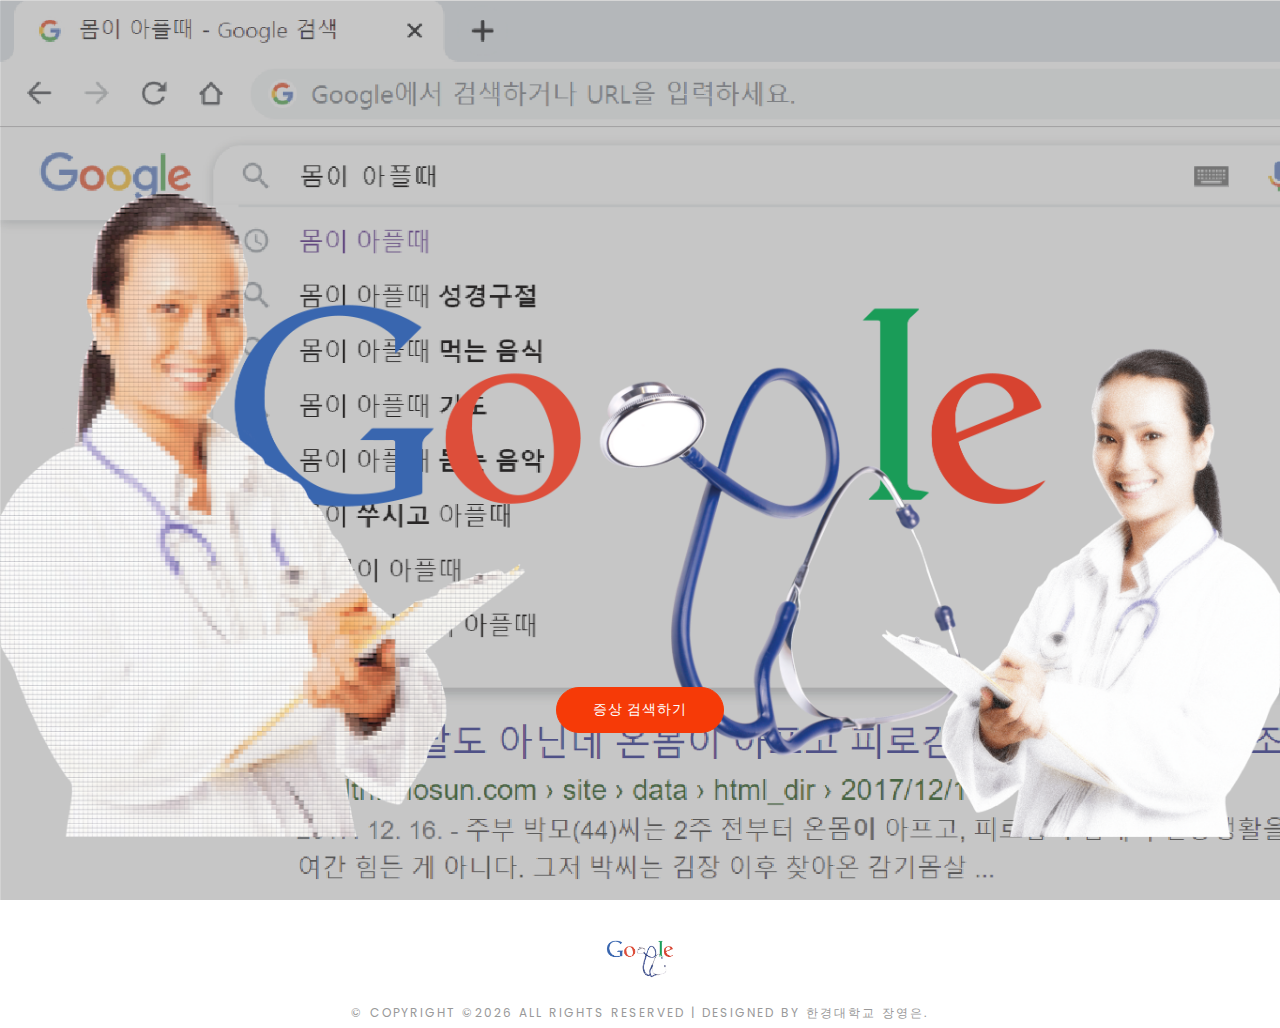
<file: index.html>
<!DOCTYPE html>
 <html lang="en">
    <head>
    	<!-- Metas -->
        <meta charset="utf-8">
		<meta http-equiv="X-UA-Compatible" content="IE=edge" />
        <meta name="viewport" content="width=device-width, initial-scale=1, maximum-scale=1" />
		<meta name="keywords" content="HTML5 Template COPA onepage themeforest" />
		<meta name="description" content="Copa - Onepage Multi-Purpose HTML5 Template" />
		<meta name="author" content="" />

		<!-- Title  -->
		<title>GOOGLE HOSPITAL</title>

		<!-- Favicon -->
		<link rel="shortcut icon" href="img/gghs_logo.png" />

		<!-- Google Fonts -->
		<link href="https://fonts.googleapis.com/css?family=Poppins:200,300,400,500,600,700" rel="stylesheet">
        <link href="https://fonts.googleapis.com/css?family=Work+Sans:100,200,300,400,500,600,700,800" rel="stylesheet">
		
		<!-- Plugins -->
		<link rel="stylesheet" href="css/plugins.css" />

        <!-- Core Style Css -->
        <link rel="stylesheet" href="css/style.css" />

        <style>

        	.header h2{
        		font-size: 50px;
        		margin-top: 15px;
        	}

        	.demos{
        		background: #f7f7f7;
        	}
        	
        	.demos .item{
        		padding: 20px;
        		box-shadow: 0px 0px 30px rgba(0,0,0,.1);
        		background: #fff;
        	}

        	.demos .item img{
        		box-shadow: 0px 5px 30px #777;
        		border-radius: 4px;
        	}

        	.butn_main { width: 100%; text-align: center; }

        	svg{
        		fill: #f7f7f7 !important;
        	}


        </style>

    </head>
    <body>
       


			<header class="header valign bg-img creative" data-background="img/ggscc.png">

			<!-- particles -->


    				<div class="butn_main" style="position: relative;" >
    					<img src="img/gghsmain.png" style="margin-bottom: -20vh; width: 100vw">
                        <a href="gghs_where.html" class="butn butn-bg" style="align-items: center;">
                            <span>증상 검색하기</span>
                        </a>
    		</div>

    	</header>
    	<footer class="text-center">
            <div class="container">

                <!-- Logo -->
                <a class="logo" href="#">
                    <img src="img/gghs_logo.png" alt="logo">          
                </a>               

                <p>&copy; Copyright &copy;<script>document.write(new Date().getFullYear());</script> All rights reserved | designed by 한경대학교 장영은.</p>

            </div>
        </footer>
    	<!-- End Footer ====
    	======================================= -->




       
        <!-- jQuery -->
		<script src="js/jquery-3.0.0.min.js"></script>
		<script src="js/jquery-migrate-3.0.0.min.js"></script>

		<!-- popper.min -->
		<script src="js/popper.min.js"></script>

	  	<!-- bootstrap -->
		<script src="js/bootstrap.min.js"></script>

		<!-- scrollIt -->
		<script src="js/scrollIt.min.js"></script>

		<!-- animated.headline -->
		<script src="js/animated.headline.js"></script>

		<!-- jquery.waypoints.min -->
		<script src="js/jquery.waypoints.min.js"></script>

		<!-- jquery.counterup.min -->
		<script src="js/jquery.counterup.min.js"></script>

		<!-- owl carousel -->
		<script src="js/owl.carousel.min.js"></script>

		<!-- jquery.magnific-popup js -->
		<script src="js/jquery.magnific-popup.min.js"></script>

		<!-- stellar js -->
		<script src="js/jquery.stellar.min.js"></script>

      	<!-- isotope.pkgd.min js -->
      	<script src="js/isotope.pkgd.min.js"></script>

        <!-- YouTubePopUp.jquery -->
        <script src="js/YouTubePopUp.jquery.js"></script>

        <!-- particles.min js -->
        <script src="js/particles.min.js"></script>

        <!-- app js -->
        <script src="js/app.js"></script>

      	<!-- validator js -->
      	<script src="js/validator.js"></script>

      	<!-- custom scripts -->
        <script src="js/scripts.js"></script>

    </body>
</html>
</file>
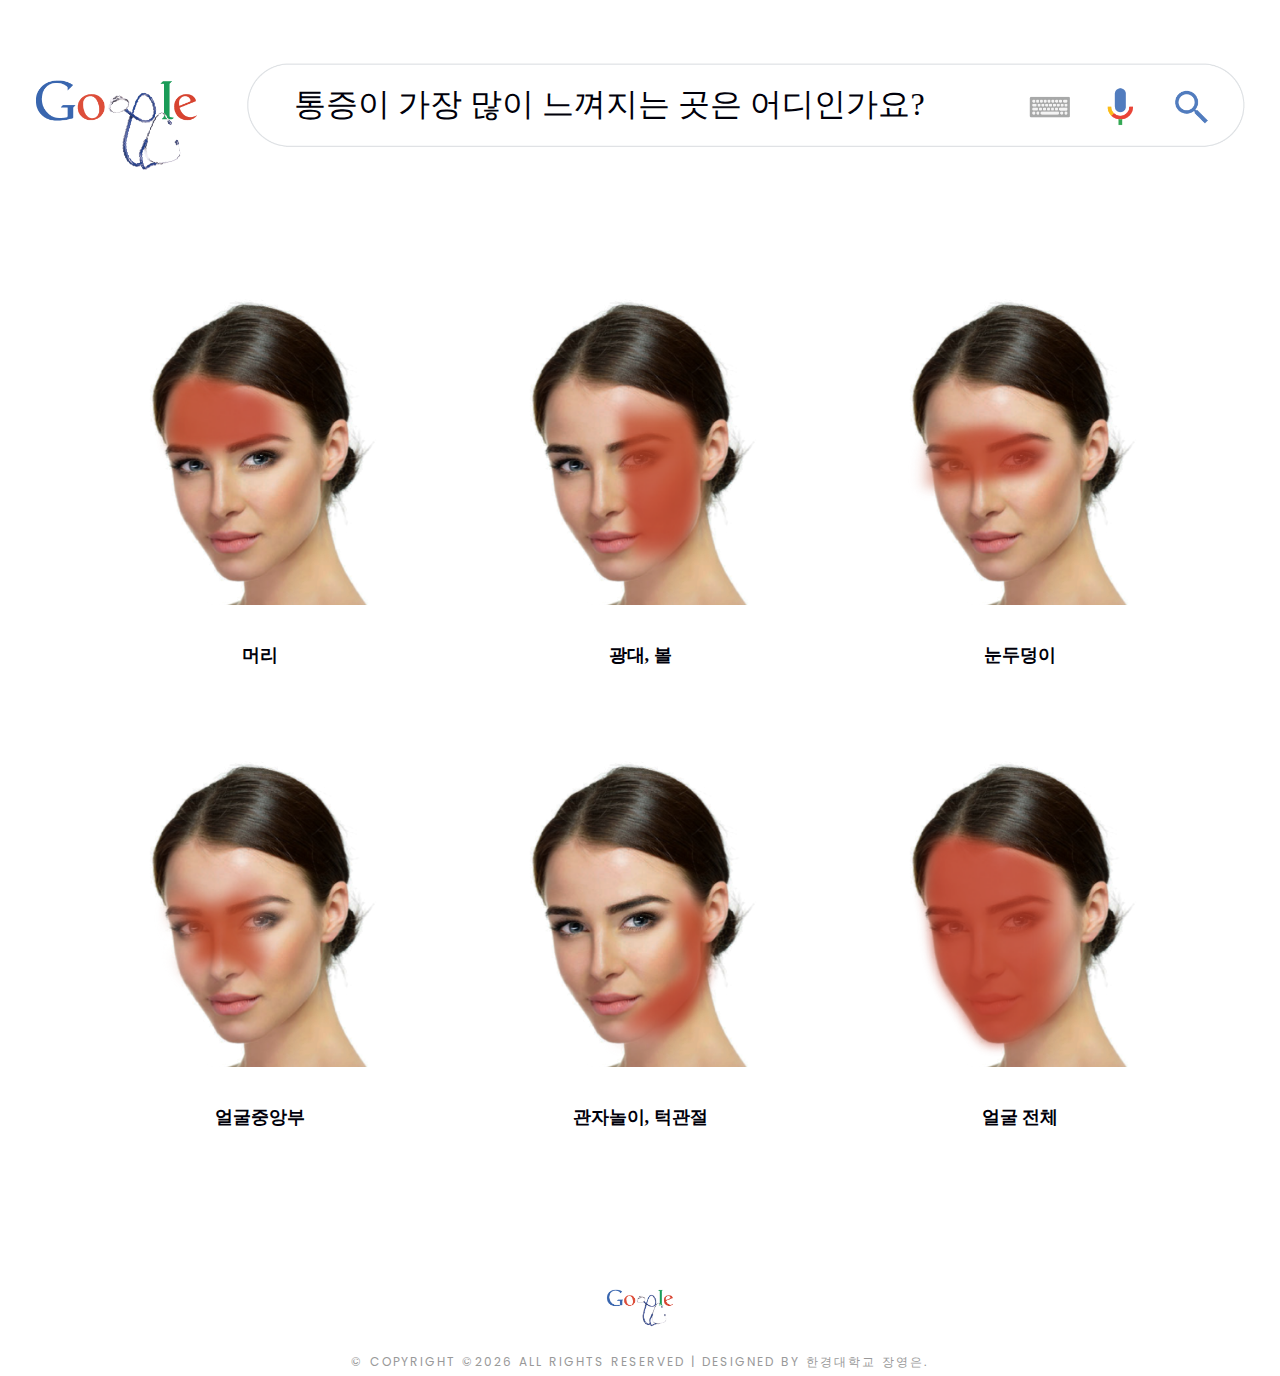
<file: gghs_sick.html>
<!DOCTYPE html>
 <html lang="en">
    <head>
    	<!-- Metas -->
        <meta charset="utf-8">
		<meta http-equiv="X-UA-Compatible" content="IE=edge" />
        <meta name="viewport" content="width=device-width, initial-scale=1, maximum-scale=1" />
		<meta name="keywords" content="HTML5 Template COPA onepage themeforest" />
		<meta name="description" content="Copa - Onepage Multi-Purpose HTML5 Template" />
		<meta name="author" content="" />

		<!-- Title  -->
		<title>GOOGLE HOSPITAL</title>

		<!-- Favicon -->
		<link rel="shortcut icon" href="img/gghs_logo.jpg" />

		<!-- Google Fonts -->
		<link href="https://fonts.googleapis.com/css?family=Poppins:200,300,400,500,600,700" rel="stylesheet">
        <link href="https://fonts.googleapis.com/css?family=Work+Sans:100,200,300,400,500,600,700,800" rel="stylesheet">
		
		<!-- Plugins -->
		<link rel="stylesheet" href="css/plugins.css" />

        <!-- Core Style Css -->
        <link rel="stylesheet" href="css/style.css" />

        <style>

        	.where{
        		padding-top: 15px;
        	}

        	.where h3{font-family: 'S-CoreDream-5Medium'; src: url('https://cdn.jsdelivr.net/gh/projectnoonnu/noonfonts_six@1.2/S-CoreDream-5Medium.woff') format('woff'); font-weight: normal; font-style: normal; font-size: 2.5vw;}

        	
        	.demos .item{
        		padding: 20px;
        	}

        	.demos .item img{
    			border-radius: 15px;
			}
			.demos .item:hover img{box-shadow: 0px 5px 10px;}


        	}

        	svg{
        		fill: #f7f7f7 !important;
        	}

        </style>

    </head>
    <body>

		<header>
    		
    			<div class="where" style="position: relative;">
    					<img src="img/demos/ggsearch.png">
    					<div class="wh" style="position: absolute;  
    					margin-left: 23%; margin-top: -11%;">
    						<h3>통증이 가장 많이 느껴지는 곳은 어디인가요?</h3>
    					</div>
    			</div>
    		
       </header>


		<!-- ====== Demos ======  -->
		<section class="demos section-padding" data-scroll-index="1">
			<div class="container">
				<div class="row">
					<div class="col-sm-4">
						<div class="item text-center mb-50">
							<a href="#" target="_blank">
								<img src="img/sick/hds1.png" alt="image">
								<h6 class="sm-title mt-40">머리</h6>
							</a>
						</div>
					</div>
					<div class="col-sm-4">
						<div class="item text-center mb-50">
							<a href="#" target="_blank">
								<img src="img/sick/hds2.png" alt="image">
								<h6 class="sm-title mt-40">광대, 볼</h6>
							</a>
						</div>
					</div>
					<div class="col-sm-4">
						<div class="item text-center mb-50">
							<a href="#" target="_blank">
								<img src="img/sick/hds3.png" alt="image">
								<h6 class="sm-title mt-40">눈두덩이</h6>
							</a>
						</div>
					</div>
					<div class="col-sm-4">
						<div class="item text-center mb-50">
							<a href="#" target="_blank">
								<img src="img/sick/hds4.png" alt="image">
								<h6 class="sm-title mt-40">얼굴중앙부</h6>
							</a>
						</div>
					</div>
					<div class="col-sm-4">
						<div class="item text-center mb-50">
							<a href="#" target="_blank">
								<img src="img/sick/hds5.png" alt="image">
								<h6 class="sm-title mt-40">관자놀이, 턱관절</h6>
							</a>
						</div>
					</div>
					<div class="col-sm-4">
						<div class="item text-center mb-50">
							<a href="#" target="_blank">
								<img src="img/sick/hds6.png" alt="image">
								<h6 class="sm-title mt-40">얼굴 전체</h6>
							</a>
						</div>
					</div>
					
				</div>
			</div>
		</section>
		<!-- ====== End Demos ======  -->


		<!-- =====================================
    	==== Start Footer -->
    	<footer class="text-center">
            <div class="container">

                <!-- Logo -->
                <a class="logo" href="#">
                    <img src="img/gghs_logo.png" alt="logo">          
                </a>               

                <p>&copy; Copyright &copy;<script>document.write(new Date().getFullYear());</script> All rights reserved | designed by 한경대학교 장영은.</p>

            </div>
        </footer>
    	<!-- End Footer ====
    	======================================= -->




       
        <!-- jQuery -->
		<script src="js/jquery-3.0.0.min.js"></script>
		<script src="js/jquery-migrate-3.0.0.min.js"></script>

		<!-- popper.min -->
		<script src="js/popper.min.js"></script>

	  	<!-- bootstrap -->
		<script src="js/bootstrap.min.js"></script>

		<!-- scrollIt -->
		<script src="js/scrollIt.min.js"></script>

		<!-- animated.headline -->
		<script src="js/animated.headline.js"></script>

		<!-- jquery.waypoints.min -->
		<script src="js/jquery.waypoints.min.js"></script>

		<!-- jquery.counterup.min -->
		<script src="js/jquery.counterup.min.js"></script>

		<!-- owl carousel -->
		<script src="js/owl.carousel.min.js"></script>

		<!-- jquery.magnific-popup js -->
		<script src="js/jquery.magnific-popup.min.js"></script>

		<!-- stellar js -->
		<script src="js/jquery.stellar.min.js"></script>

      	<!-- isotope.pkgd.min js -->
      	<script src="js/isotope.pkgd.min.js"></script>

        <!-- YouTubePopUp.jquery -->
        <script src="js/YouTubePopUp.jquery.js"></script>

        <!-- particles.min js -->
        <script src="js/particles.min.js"></script>

        <!-- app js -->
        <script src="js/app.js"></script>

      	<!-- validator js -->
      	<script src="js/validator.js"></script>

      	<!-- custom scripts -->
        <script src="js/scripts.js"></script>

    </body>
</html>
</file>
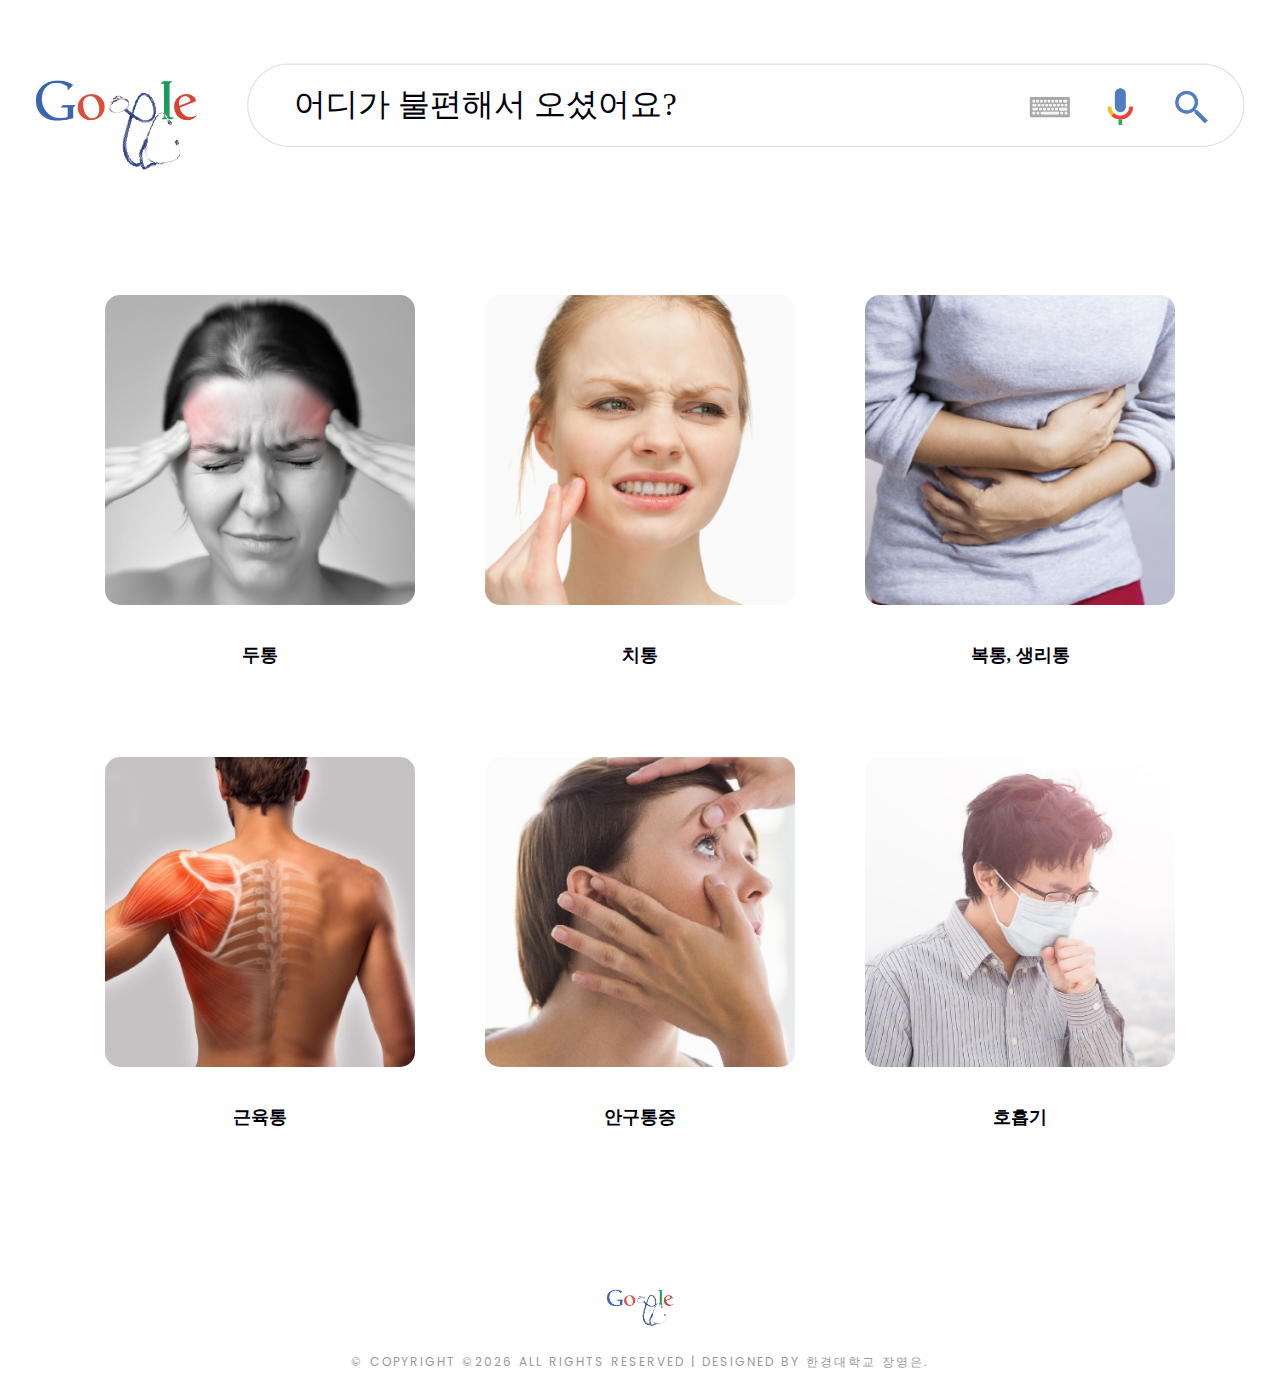
<file: gghs_where.html>
<!DOCTYPE html>
 <html lang="en">
    <head>
    	<!-- Metas -->
        <meta charset="utf-8">
		<meta http-equiv="X-UA-Compatible" content="IE=edge" />
        <meta name="viewport" content="width=device-width, initial-scale=1, maximum-scale=1" />
		<meta name="keywords" content="HTML5 Template COPA onepage themeforest" />
		<meta name="description" content="Copa - Onepage Multi-Purpose HTML5 Template" />
		<meta name="author" content="" />

		<!-- Title  -->
		<title>GOOGLE HOSPITAL</title>

		<!-- Favicon -->
		<link rel="shortcut icon" href="img/gghs_logo.jpg" />

		<!-- Google Fonts -->
		<link href="https://fonts.googleapis.com/css?family=Poppins:200,300,400,500,600,700" rel="stylesheet">
        <link href="https://fonts.googleapis.com/css?family=Work+Sans:100,200,300,400,500,600,700,800" rel="stylesheet">
		
		<!-- Plugins -->
		<link rel="stylesheet" href="css/plugins.css" />

        <!-- Core Style Css -->
        <link rel="stylesheet" href="css/style.css" />

        <style>

        	.where{
        		padding-top: 15px;

        	}

        	.where h3{font-family: 'S-CoreDream-5Medium'; src: url('https://cdn.jsdelivr.net/gh/projectnoonnu/noonfonts_six@1.2/S-CoreDream-5Medium.woff') format('woff'); font-weight: normal; font-style: normal; font-size: 2.5vw;}

        	
        	.demos .item{
        		padding: 20px;
        	}

        	.demos .item img{
    			border-radius: 15px;
			}
			.demos .item:hover img{box-shadow: 0px 5px 10px;}


        	svg{
        		fill: #f7f7f7 !important;
        	}

        </style>

    </head>
    <body>

       <header>
    		
    			<div class="where" style="position: relative;">
    					<img src="img/demos/ggsearch.png">
    					<div class="wh" style="position: absolute;  
    					margin-left: 23%; margin-top: -11%;">
    						<h3>어디가 불편해서 오셨어요?</h3>
    					</div>
    			</div>
    		
       </header>


		<!-- ====== Demos ======  -->
		<section class="demos section-padding" data-scroll-index="1">
			<div class="container">
				<div class="row">
					<div class="col-sm-4">
						<div class="item text-center mb-50">
							<a href="gghs_sick.html">
								<img src="img/demos/whs1.png" alt="image">
								<h6 class="sm-title mt-40">두통</h6>
							</a>
						</div>
					</div>
					<div class="col-sm-4">
						<div class="item text-center mb-50">
							<a href="gghs_sick.html">
								<img src="img/demos/whs2.png" alt="image">
								<h6 class="sm-title mt-40">치통</h6>
							</a>
						</div>
					</div>
					<div class="col-sm-4">
						<div class="item text-center mb-50">
							<a href="gghs_sick.html">
								<img src="img/demos/whs3.png" alt="image">
								<h6 class="sm-title mt-40">복통, 생리통</h6>
							</a>
						</div>
					</div>
					<div class="col-sm-4">
						<div class="item text-center mb-50">
							<a href="gghs_sick.html">
								<img src="img/demos/whs4.png" alt="image">
								<h6 class="sm-title mt-40">근육통</h6>
							</a>
						</div>
					</div>
					<div class="col-sm-4">
						<div class="item text-center mb-50">
							<a href="gghs_sick.html">
								<img src="img/demos/whs5.png" alt="image">
								<h6 class="sm-title mt-40">안구통증</h6>
							</a>
						</div>
					</div>
					<div class="col-sm-4">
						<div class="item text-center mb-50">
							<a href="gghs_sick.html">
								<img src="img/demos/whs6.png" alt="image">
								<h6 class="sm-title mt-40">호흡기</h6>
							</a>
						</div>
					</div>
					
				</div>
			</div>
		</section>
		<!-- ====== End Demos ======  -->


		<!-- =====================================
    	==== Start Footer -->
    	<footer class="text-center">
            <div class="container">

                <!-- Logo -->
                <a class="logo" href="#">
                    <img src="img/gghs_logo.png" alt="logo">          
                </a>               

                <p>&copy; Copyright &copy;<script>document.write(new Date().getFullYear());</script> All rights reserved | designed by 한경대학교 장영은.</p>

            </div>
        </footer>
    	<!-- End Footer ====
    	======================================= -->




       
        <!-- jQuery -->
		<script src="js/jquery-3.0.0.min.js"></script>
		<script src="js/jquery-migrate-3.0.0.min.js"></script>

		<!-- popper.min -->
		<script src="js/popper.min.js"></script>

	  	<!-- bootstrap -->
		<script src="js/bootstrap.min.js"></script>

		<!-- scrollIt -->
		<script src="js/scrollIt.min.js"></script>

		<!-- animated.headline -->
		<script src="js/animated.headline.js"></script>

		<!-- jquery.waypoints.min -->
		<script src="js/jquery.waypoints.min.js"></script>

		<!-- jquery.counterup.min -->
		<script src="js/jquery.counterup.min.js"></script>

		<!-- owl carousel -->
		<script src="js/owl.carousel.min.js"></script>

		<!-- jquery.magnific-popup js -->
		<script src="js/jquery.magnific-popup.min.js"></script>

		<!-- stellar js -->
		<script src="js/jquery.stellar.min.js"></script>

      	<!-- isotope.pkgd.min js -->
      	<script src="js/isotope.pkgd.min.js"></script>

        <!-- YouTubePopUp.jquery -->
        <script src="js/YouTubePopUp.jquery.js"></script>

        <!-- particles.min js -->
        <script src="js/particles.min.js"></script>

        <!-- app js -->
        <script src="js/app.js"></script>

      	<!-- validator js -->
      	<script src="js/validator.js"></script>

      	<!-- custom scripts -->
        <script src="js/scripts.js"></script>

    </body>
</html>
</file>
<file: css/plugins.css>
/*-----------------------------------------------------------------------------------

	Theme Name: Copa
	Theme URI: http://
	Description: The Multi-Purpose Onepage Template
	Author: prewebsolution
	Author URI: http://themeforest.net/user/prewebsolution
	Version: 1.0

-----------------------------------------------------------------------------------*/

/* ----------------------------------------------------------------
			[ All Css Plugins & Helper Classes File ]
-----------------------------------------------------------------*/

/* == bootstrap == */
@import url("plugins/bootstrap.min.css");

/* == animate Headline == */
@import url("plugins/animate.min.css");

/* == helper classes == */
@import url("plugins/helper.css");
</file>
<file: css/style.css>
/*-----------------------------------------------------------------------------------

 Theme Name: Copa
 Theme URI: 
 Description: The Multi-Purpose Onepage Template
 Author: prewebsolution
 Author URI: http://themeforest.net/user/prewebsolution
 Version: 1.0

 

-----------------------------------------------------------------------------------*/
/* ----------------------------------------------------------------

 == Table Of Content

	01 Basic
	02 Buttons
	03 Navbar
	04 Header
	05 Hero
	06 Video Intro
	07 Portfolio
	08 featruse
	09 Team
	10 get-ready
	11 Testimonails
	12 Numbers
	13 Price
	14 Blog
	15 Clients
	16 Map
	17 Contact
	18 Footer
	19 Responsive
 

---------------------------------------------------------------- */
/* ----------------------------------------------------------------
     [ 01 Start Basic ]
-----------------------------------------------------------------*/
@font-face { font-family: 'NIXGONB-Vb'; src: url('https://cdn.jsdelivr.net/gh/projectnoonnu/noonfonts_six@1.2/NIXGONB-Vb.woff') format('woff');
font-weight: normal; font-style: normal; }

* {
  margin: 0;
  padding: 0;
  box-sizing: border-box;
  outline: none !important;
  list-style: none; }

body {
  color: #00000a;
  line-height: 1.3;
  font-weight: 400;
  font-size: 14px;
  font-family: "Poppins", sans-serif;
  overflow-x: hidden !important; }

h1, h2, h3, h4, h5, h6 {
  font-family: 'S-CoreDream-6Bold'; src: url('https://cdn.jsdelivr.net/gh/projectnoonnu/noonfonts_six@1.2/S-CoreDream-6Bold.woff') format('woff');
  font-weight: normal; font-style: normal;}

  h6{font-family: 'S-CoreDream-6Bold'; src: url('https://cdn.jsdelivr.net/gh/projectnoonnu/noonfonts_six@1.2/S-CoreDream-6Bold.woff') format('woff');
  font-weight: bold; font-style: normal;}

p {
  font-size: 14px;
  font-weight: 400;
  color: #9a9a9a;
  line-height: 1.6;
  word-spacing: 1px;
  margin: 0; }

img {
  width: 100%;
  height: auto; }

span, a, a:hover {
  display: inline-block;
  text-decoration: none;
  color: inherit; }

.section-padding {
  padding: 50px 0; }

.section-head {
  margin-bottom: 80px; }
  .section-head h6 {
    font-size: 11px;
    font-weight: 600;
    font-family: inherit;
    text-transform: uppercase;
    letter-spacing: 4px;
    word-spacing: 1px;
    display: inline-block;
    padding: 0 15px;
    position: relative; }
    .section-head h6:before, .section-head h6:after {
      content: '';
      width: 50px;
      height: 2px;
      background-color: #f63a07;
      position: absolute;
      bottom: 3px; }
    .section-head h6:before {
      left: -50px; }
    .section-head h6:after {
      right: -50px; }
  .section-head h4 {
    font-size: 30px;
    font-weight: 800;
    letter-spacing: 4px;
    line-height: .7;
    position: relative;
    margin-bottom: 15px; }

.bg-gray {
  background: #f7f7f7; }
  .bg-gray .owl-theme .owl-dots .owl-dot span {
    background: #777; }

.o-hidden {
  overflow: hidden; }

.position-re {
  position: relative; }

.full-width {
  width: 100% !important; }

.bg-img {
  background-size: cover;
  background-repeat: no-repeat; }

.bg-fixed {
  background-attachment: fixed; }

.valign {
  display: -webkit-box;
  display: -ms-flexbox;
  display: flex;
  -webkit-box-align: center;
  -ms-flex-align: center;
  align-items: center; }

.v-middle {
  position: absolute;
  width: 100%;
  top: 50%;
  left: 0;
  -webkit-transform: translate(0%, -50%);
  -moz-transform: translate(0%, -50%);
  -ms-transform: translate(0%, -50%);
  -o-transform: translate(0%, -50%);
  transform: translate(0%, -50%); }

.cd-headline {
  font-size: 3rem;
  line-height: 1.2; }

@media only screen and (min-width: 768px) {
  .cd-headline {
    font-size: 4.4rem;
    font-weight: 300; } }
@media only screen and (min-width: 1170px) {
  .cd-headline {
    font-size: 6rem; } }
.cd-words-wrapper {
  display: inline-block;
  position: relative;
  text-align: left; }

.cd-words-wrapper b {
  display: inline-block;
  position: absolute;
  white-space: nowrap;
  left: 0;
  top: 0; }

.cd-words-wrapper b.is-visible {
  position: relative; }

.no-js .cd-words-wrapper b {
  opacity: 0; }

.no-js .cd-words-wrapper b.is-visible {
  opacity: 1; }

/* xclip */
.cd-headline.clip span {
  display: inline-block;
  padding: .2em 0; }

.cd-headline.clip .cd-words-wrapper {
  overflow: hidden;
  vertical-align: top; }

.cd-headline.clip .cd-words-wrapper::after {
  /* line */
  content: '';
  position: absolute;
  top: 10%;
  right: 0;
  width: 2px;
  height: 70%;
  background-color: #aebcb9; }

.cd-headline.clip b {
  opacity: 0; }

.cd-headline b.is-visible {
  opacity: 1;
  font-weight: 900; }

.owl-theme .owl-nav.disabled + .owl-dots {
  margin-top: 15px;
  line-height: .7; }

.owl-theme .owl-dots .owl-dot span {
  width: 8px;
  height: 8px;
  margin: 0 7px;
  border-radius: 50%;
  background: #ddd; }

.owl-theme .owl-dots .owl-dot.active span,
.owl-theme .owl-dots .owl-dot:hover span {
  background: #f63a07; }

/* ----------------------------------------------------------------
     [ End Basic ]
-----------------------------------------------------------------*/
/* ----------------------------------------------------------------
     [ 01 Start Buttons ]
-----------------------------------------------------------------*/
.butn {
  padding: 1vw 4vh;
  border: 1px solid #eee;
  border-radius: 50px;
  text-transform: uppercase;
  font-family: 'S-CoreDream-6Bold'; src: url('https://cdn.jsdelivr.net/gh/projectnoonnu/noonfonts_six@1.2/S-CoreDream-6Bold.woff') format('woff');
  font-weight: normal; font-style: normal;
  font-weight: 500;
  letter-spacing: 1px;
  position: relative;
  margin: 30px 2px 50px;
  animation-delay: 1.2s; }

  .butn:after {
    content: '';
    width: 0;
    height: 100%;
    position: absolute;
    bottom: 0;
    left: 100%;
    z-index: 1;
    background: #fff;
    border-radius: 50px;
    transition: all 0.3s ease; }
  .butn:hover {
    border-color: #fff; }
    .butn:hover:after {
      width: 100%;
      left: 0;
      transition: width 0.3s ease; }
    .butn:hover span {
      color: #1c1c1c; }
  .butn span {
    position: relative;
    z-index: 2; }

.butn-bg {
  background: #f63a07;
  border-color: #f63a07;
  color: #fff; }

.butn-bord:after {
  background: #f63a07; }
.butn-bord:hover {
  border-color: #f63a07; }
  .butn-bord:hover span {
    color: #fff; }

.butn.round {
  border-radius: 30px; }
  .butn.round:after {
    border-radius: 30px; }

/* ----------------------------------------------------------------
     [ End Buttons ]
-----------------------------------------------------------------*/
/* ----------------------------------------------------------------
     [ 02 Start Navbar ]
-----------------------------------------------------------------*/
.navbar {
  position: absolute;
  left: 0;
  top: 0;
  width: 100%;
  background: transparent;
  z-index: 9;
  min-height: 80px; }
  .navbar .icon-bar {
    color: #fff; }
  .navbar .navbar-nav .nav-link {
    font-size: 13px;
    font-weight: 600;
    color: #eee;
    letter-spacing: 1px;
    margin: 15px 5px;
    transition: all .5s; }
  .navbar .navbar-nav .active {
    color: #f63a07 !important; }

.nav-scroll {
  background: #fff;
  border-bottom: 1px solid rgba(12, 12, 12, 0.04);
  padding: 0;
  position: fixed;
  top: -100px;
  left: 0;
  width: 100%;
  transition: transform .5s;
  transform: translateY(100px); }
  .nav-scroll .icon-bar {
    color: #222; }
  .nav-scroll .navbar-nav .nav-link {
    color: #222; }
  .nav-scroll .navbar-nav .logo {
    padding: 15px 0;
    color: #111; }

.logo {
  padding: 15px 0;
  width: 100px; }

/* ----------------------------------------------------------------
     [ End Navbar ]
-----------------------------------------------------------------*/
/* ----------------------------------------------------------------
     [ 04 Start Header ]
-----------------------------------------------------------------*/
.header {
  min-height: 100vh;
  overflow: hidden; }
  .header .caption .o-hidden {
    display: inline-block; }
  .header .caption h4 {
    font-weight: 200;
    letter-spacing: 4px;
    animation-delay: .2s; }
  .header .caption h1 {
    margin: 10px 0;
    font-size: 60px;
    font-weight: 500;
    font-family: inherit;
    word-spacing: 2px;
    letter-spacing: 2px;
    animation-delay: .6s; }
  .header .caption p {
    font-size: 15px;
    font-weight: 300;
    color: #eee;
    letter-spacing: 1px;
    word-spacing: 2px;
    animation-delay: 1s; }
  .header .arrow {
    position: absolute;
    bottom: 5vh;
    width: 100%;
    text-align: center;
    color: #fff;
    font-size: 13px;
    z-index: 8; }
    .header .arrow i {
      position: relative;
      display: inline-block;
      width: 30px;
      height: 30px;
      line-height: 30px; }
      .header .arrow i:after {
        content: "";
        position: absolute;
        top: 0;
        left: 0;
        width: 100%;
        height: 100%;
        background: rgba(255, 255, 255, 0.2);
        border-radius: 50%;
        z-index: -1;
        transition: all .2s; }
      .header .arrow i:hover:after {
        transform: scale(1.2);
        opacity: 0;
        transition: all .5s; }

.slider .arrow, .slider-fade .arrow {
  display: none !important; }
.slider .owl-item, .slider-fade .owl-item {
  height: 100vh;
  position: relative; }
.slider .item, .slider-fade .item {
  position: absolute;
  top: 0;
  left: 0;
  height: 100%;
  width: 100%;
  background-size: cover; }
  .slider .item .caption, .slider-fade .item .caption {
    z-index: 9; }
.slider .owl-theme .owl-dots, .slider-fade .owl-theme .owl-dots {
  position: absolute;
  bottom: 5vh;
  width: 100%; }

.creative {
  min-height: 100vh; }
  .creative .svg {
    position: absolute;
    bottom: -10px;
    left: 0;
    width: 100%;
    z-index: 2; }
    .creative .svg svg {
      fill: #fff;
      width: 101%; }

.bg-vid {
  position: absolute;
  top: 0;
  left: 0;
  min-width: 100%;
  min-height: 100%; }

#particles-js {
  position: absolute;
  top: 0;
  left: 0;
  width: 100%;
  height: 100%;
  z-index: 1; }

/* ----------------------------------------------------------------
     [ End Header ]
-----------------------------------------------------------------*/
/* ----------------------------------------------------------------
     [ 05 Start Hero ]
-----------------------------------------------------------------*/
.hero .extra-text {
  font-weight: 200;
  line-height: .8;
  margin-bottom: 15px; }
  .hero .extra-text b {
    font-weight: 600; }
  .hero .extra-text span {
    padding: 0 0 5px 0; }
.hero .cd-headline {
  font-size: 35px; }
.hero .cd-headline.clip .cd-words-wrapper::after {
  display: none; }
.hero .tabs-section .tabs {
  border-bottom: 1px solid #eee;
  position: relative; }
  .hero .tabs-section .tabs .nav-item {
    width: 33.3333%;
    text-align: center; }
    .hero .tabs-section .tabs .nav-item .nav-link {
      position: relative;
      padding: 0 0 15px;
      font-weight: 500;
      font-size: 13px;
      letter-spacing: 1px;
      text-transform: uppercase;
      display: block; }
      .hero .tabs-section .tabs .nav-item .nav-link:after {
        content: "";
        width: 0;
        height: 2px;
        background: #f63a07;
        position: absolute;
        bottom: -1px;
        left: 0;
        transition: all .5s;
        display: none; }
    .hero .tabs-section .tabs .nav-item .active {
      background: transparent;
      color: inherit; }
      .hero .tabs-section .tabs .nav-item .active:after {
        width: 100%; }
.hero .tabs-section .skills {
  margin-top: 30px; }
  .hero .tabs-section .skills .skill-item {
    margin-bottom: 20px; }
    .hero .tabs-section .skills .skill-item .skill-progress {
      position: relative;
      height: 26px;
      border: 4px solid #f7f7f7;
      border-radius: 50px;
      box-shadow: 0px -10px 30px rgba(0, 0, 0, 0.06) inset; }
      .hero .tabs-section .skills .skill-item .skill-progress h6 {
        font-size: 11px;
        position: relative;
        z-index: 4;
        color: #fff;
        padding-top: 2px; }
        .hero .tabs-section .skills .skill-item .skill-progress h6 em {
          float: right;
          font-size: 10px; }
      .hero .tabs-section .skills .skill-item .skill-progress .progres {
        position: absolute;
        top: 0;
        left: 0;
        height: 100%;
        width: 0;
        border-radius: 50px;
        padding: 0 10px 0;
        background-color: #f63a07;
        box-shadow: 0px 10px 30px rgba(0, 0, 0, 0.2) inset;
        transition: all .5s; }
.hero .tabs-section .list {
  overflow: hidden; }
  .hero .tabs-section .list li {
    float: left;
    width: 50%;
    margin-top: 15px;
    color: #555; }
    .hero .tabs-section .list li i {
      margin-right: 5px;
      color: #f63a07; }
.hero .tabs-section .underline li {
  display: inline-block;
  text-align: center;
  width: 33.33333%; }
.hero .tabs-section .one.active ~ .hr {
  left: 0; }
.hero .tabs-section .two.active ~ .hr {
  left: 33.33333%; }
.hero .tabs-section .three.active ~ .hr {
  left: 66.66666%; }
.hero .tabs-section .underline .hr {
  position: absolute;
  bottom: -1px;
  right: 0;
  height: 2px;
  width: 33.33333%;
  margin: 0;
  background: #f63a07;
  border: none;
  transition: .3s ease-in-out; }
  .hero .tabs-section .underline .hr:after {
    content: '';
    width: 0;
    height: 0;
    position: absolute;
    left: calc(50% - 2.5px);
    bottom: -8px;
    border-left: 5px solid transparent;
    border-right: 5px solid transparent;
    border-top: 5px solid #f63a07; }
.hero .item {
  background: #fff;
  text-align: center;
  padding: 30px 15px;
  box-shadow: 0px 5px 35px 0px rgba(148, 146, 245, 0.15);
  border-radius: 5px;
  margin-bottom: 30px; }
  .hero .item .icon {
    font-size: 50px;
    margin-bottom: 15px;
    color: #f63a07; }
  .hero .item h6 {
    margin-bottom: 15px; }

/* ----------------------------------------------------------------
     [ End Hero ]
-----------------------------------------------------------------*/
/* ----------------------------------------------------------------
     [ 06 Start Video Intro ]
-----------------------------------------------------------------*/
.video-intro h6 {
  font-size: 12px;
  font-weight: 600;
  text-transform: uppercase;
  letter-spacing: 7px;
  word-spacing: 2px;
  margin-bottom: 15px; }
.video-intro h2 {
  font-size: 55px;
  font-weight: 700;
  letter-spacing: 2px;
  margin-bottom: 15px; }
.video-intro .vid-butn {
  height: 60px;
  width: 60px;
  line-height: 60px;
  margin-right: -20px;
  background: #fff;
  color: #f63a07;
  border-radius: 50%;
  position: relative;
  z-index: 2; }

/* ----------------------------------------------------------------
     [ End Video Intro ]
-----------------------------------------------------------------*/
/* ----------------------------------------------------------------
     [ 07 Start Portfolio ]
-----------------------------------------------------------------*/
.portfolio {
  overflow: hidden; }
  .portfolio .filtering span {
    padding: 9px 30px;
    border-radius: 30px;
    letter-spacing: 1px;
    font-weight: 600;
    font-size: 12px;
    text-transform: uppercase;
    cursor: pointer; }
  .portfolio .filtering .active {
    background: #f63a07;
    color: #fff;
    box-shadow: 0px 10px 30px -4px rgba(0, 0, 0, 0.2); }
  .portfolio .items {
    padding: 0; }
  .portfolio .item-img {
    position: relative;
    overflow: hidden; }
    .portfolio .item-img:hover .item-img-overlay {
      opacity: 1;
      transform: translateY(0); }
    .portfolio .item-img:hover h6 {
      transform: translateY(0); }
    .portfolio .item-img h6 {
      font-weight: 600;
      position: relative;
      margin-bottom: 5px;
      transform: translateY(-15px);
      transition: all .5s; }
  .portfolio .item-img-overlay {
    position: absolute;
    top: 5px;
    left: 5px;
    right: 5px;
    bottom: 5px;
    background: white;
    color: #35424C;
    opacity: 0;
    transition: all .5s;
    z-index: 2;
    transform: translateY(10px); }
    .portfolio .item-img-overlay a {
      font-size: 30px;
      position: absolute;
      bottom: 15px;
      right: 15px;
      color: #f63a07; }

/* ----------------------------------------------------------------
     [ End Portfolio ]
-----------------------------------------------------------------*/
/* ----------------------------------------------------------------
     [ 08 Start featruse ]
-----------------------------------------------------------------*/
.featruse .item {
  padding: 30px;
  background: #fff;
  box-shadow: 0px 5px 35px 0px rgba(148, 146, 245, 0.15);
  border-radius: 5px;
  margin-bottom: 30px; }
  .featruse .item .icon {
    font-size: 40px;
    margin-bottom: 20px;
    color: #f63a07; }
  .featruse .item h6 {
    font-size: 16px;
    font-weight: 500;
    font-family: inherit;
    margin-bottom: 20px;
    letter-spacing: 1px; }

/* ----------------------------------------------------------------
     [ End featruse ]
-----------------------------------------------------------------*/
/* ----------------------------------------------------------------
     [ 09 Start Team ]
-----------------------------------------------------------------*/
.team .titem .team-img {
  position: relative;
  overflow: hidden;
  border-radius: 50%;
  width: 210px;
  height: 210px;
  margin: auto; }
  .team .titem .team-img:hover img {
    transform: scale(1.2); }
.team .titem img {
  transition: all .5s; }
.team .titem h6 {
  font-size: 18px;
  font-weight: 600;
  font-family: inherit;
  margin: 20px 0 10px; }
.team .titem span {
  font-size: 14px;
  color: #959595; }
.team .titem .social {
  margin: 15px 0; }
  .team .titem .social a {
    margin: 0 5px; }

/* ----------------------------------------------------------------
     [ End Team ]
-----------------------------------------------------------------*/
/* ----------------------------------------------------------------
     [ 10 Start get-ready ]
-----------------------------------------------------------------*/
.get-ready h6 {
  font-size: 12px;
  font-weight: 600;
  text-transform: uppercase;
  letter-spacing: 7px;
  word-spacing: 2px;
  margin-bottom: 15px; }
.get-ready h2 {
  font-size: 55px;
  font-weight: 700;
  letter-spacing: 2px;
  margin-bottom: 15px; }

/* ----------------------------------------------------------------
     [ End get-ready ]
-----------------------------------------------------------------*/
/* ----------------------------------------------------------------
     [ 11 Start Testimonails ]
-----------------------------------------------------------------*/
.testimonails .quote {
  width: 80px;
  margin: 0 auto 50px; }
.testimonails .item-box .info {
  margin: 30px 0 15px; }
  .testimonails .item-box .info h6 {
    font-size: 14px;
    font-weight: 600;
    margin-right: 5px;
    display: inline-block; }
  .testimonails .item-box .info span {
    font-size: 12px;
    font-weight: 600;
    color: #777; }

/* ----------------------------------------------------------------
     [ End Testimonails ]
-----------------------------------------------------------------*/
/* ----------------------------------------------------------------
     [ 12 Start Numbers ]
-----------------------------------------------------------------*/
.numbers {
  background-attachment: fixed; }
  .numbers .item:hover .icon .front {
    transform: translateX(-120%);
    transition: all .3s ease; }
  .numbers .item:hover .icon .back {
    transform: translateX(0%);
    transition: all .3s ease; }
  .numbers .item .icon {
    width: 80px;
    height: 80px;
    line-height: 80px;
    font-size: 30px;
    margin-bottom: 10px;
    color: #fff;
    border-radius: 50%;
    border: 1px solid rgba(255, 255, 255, 0.2);
    position: relative;
    overflow: hidden; }
    .numbers .item .icon i {
      position: absolute;
      top: 5px;
      left: 5px;
      right: 5px;
      bottom: 5px;
      line-height: 70px;
      border-radius: 50%;
      background: rgba(250, 250, 250, 0.1); }
    .numbers .item .icon .back {
      background: #f63a07;
      transform: translateX(120%); }
  .numbers .item h3 {
    font-weight: 600;
    font-family: inherit;
    margin-bottom: 15px; }
  .numbers .item h6 {
    font-size: 14px;
    font-weight: 400;
    letter-spacing: 1px; }

/* ----------------------------------------------------------------
     [ End Numbers ]
-----------------------------------------------------------------*/
/* ----------------------------------------------------------------
     [ 13 Start Price ]
-----------------------------------------------------------------*/
.price .item {
  padding: 30px 0;
  border-radius: 5px;
  background: #fff;
  box-shadow: 0px 5px 40px 0px rgba(148, 146, 245, 0.2); }
.price .type {
  margin-bottom: 30px; }
  .price .type h4 {
    font-size: 20px;
    font-weight: 700;
    letter-spacing: 1px; }
.price .value {
  padding: 30px 0;
  position: relative; }
  .price .value:before, .price .value:after {
    content: '';
    background: #eee;
    width: 70%;
    height: 2px;
    position: absolute;
    left: 15%; }
  .price .value:before {
    top: 0; }
  .price .value:after {
    bottom: 0; }
  .price .value h3 {
    display: inline-block;
    padding-right: 10px;
    font-size: 50px;
    font-weight: 800;
    position: relative; }
    .price .value h3 span {
      font-size: 14px;
      position: absolute;
      top: 5px;
      right: 0; }
  .price .value .per {
    display: block;
    margin-top: 10px;
    font-size: 13px;
    font-weight: 600;
    color: #777; }
.price .features {
  padding: 15px 0; }
  .price .features li {
    margin: 15px 0;
    color: #777; }
.price .order {
  padding-top: 15px;
  position: relative; }
  .price .order:before {
    content: '';
    background: #eee;
    width: 70%;
    height: 1px;
    position: absolute;
    left: 15%;
    top: 0; }
  .price .order .butn {
    overflow: hidden; }
    .price .order .butn:hover {
      border-color: #f63a07; }
  .price .order .butn-bord {
    border: 1px dashed #f63a07;
    color: #f63a07; }

/* ----------------------------------------------------------------
     [ End Price ]
-----------------------------------------------------------------*/
/* ----------------------------------------------------------------
     [ 14 Start Blog ]
-----------------------------------------------------------------*/
.blog .item {
  box-shadow: 0px 5px 35px 0px rgba(148, 146, 245, 0.15);
  border-radius: 5px; }
  .blog .item .post-img {
    position: relative;
    overflow: hidden; }
    .blog .item .post-img:hover img {
      transform: scale(1.1); }
    .blog .item .post-img img {
      transition: all .5s; }
  .blog .item .content {
    padding: 40px 20px;
    background: #fff;
    position: relative; }
    .blog .item .content .tag {
      color: #888;
      font-weight: 500;
      margin-bottom: 10px; }
    .blog .item .content .type {
      display: block;
      position: absolute;
      top: -22px;
      right: 15px;
      background: #f63a07;
      color: #fff;
      font-size: 16px;
      height: 44px;
      width: 44px;
      line-height: 44px;
      border-radius: 50%;
      text-align: center;
      z-index: 2; }
    .blog .item .content h5 {
      font-weight: 600;
      font-size: 20px;
      margin-bottom: 15px; }

.blog-nav {
  position: static !important;
  background: #fff !important;
  margin: 0; }
  .blog-nav .logo {
    color: #1c1c1c !important; }
  .blog-nav .navbar-nav li a {
    color: #1c1c1c !important;
    font-weight: 500; }

.min-header {
  height: 40vh;
  background: #1c1c1c;
  position: relative; }
  .min-header h5 {
    font-weight: 800;
    letter-spacing: 1px;
    color: #ccc;
    margin-bottom: 15px; }
  .min-header a {
    position: relative;
    color: #ddd; }
    .min-header a:after {
      content: '/';
      position: relative;
      margin: 0 10px; }
    .min-header a:last-child:after {
      display: none; }

.blogs .posts .post {
  margin-bottom: 50px;
  border-bottom: 1px solid #eee; }
  .blogs .posts .post .content {
    padding: 50px 15px;
    background: #fff; }
    .blogs .posts .post .content .post-title h5 {
      font-weight: 700;
      font-size: 20px;
      line-height: 1.6;
      margin-bottom: 10px; }
    .blogs .posts .post .content .meta {
      margin-bottom: 20px; }
      .blogs .posts .post .content .meta li {
        display: inline-block;
        font-size: 12px;
        color: #777;
        margin: 5px; }
    .blogs .posts .post .content p {
      font-weight: 300; }
    .blogs .posts .post .content .spical {
      padding: 15px;
      margin: 30px 0;
      border-left: 2px solid #111;
      background: #f7f7f7;
      font-size: 16px; }
    .blogs .posts .post .content .butn:hover {
      border-color: #f63a07; }
  .blogs .posts .post .share-post {
    margin-top: 30px;
    padding-top: 20px;
    border-top: 1px dashed #eee;
    text-align: left; }
    .blogs .posts .post .share-post span {
      font-weight: 700; }
    .blogs .posts .post .share-post ul {
      float: right; }
      .blogs .posts .post .share-post ul li {
        display: inline-block;
        margin: 0 10px; }
.blogs .posts .title-g h3 {
  font-weight: 800;
  font-size: 25px; }
.blogs .posts .comments-area .comment-box {
  padding-bottom: 30px;
  margin-bottom: 50px;
  border-bottom: 1px solid #eee; }
  .blogs .posts .comments-area .comment-box:nth-child(odd) {
    margin-left: 80px; }
  .blogs .posts .comments-area .comment-box:last-child {
    margin-bottom: 0; }
  .blogs .posts .comments-area .comment-box .author-thumb {
    width: 80px;
    float: left; }
  .blogs .posts .comments-area .comment-box .comment-info {
    margin-left: 100px; }
    .blogs .posts .comments-area .comment-box .comment-info h6 {
      font-size: 14px;
      font-weight: 600;
      margin-bottom: 10px; }
    .blogs .posts .comments-area .comment-box .comment-info .reply {
      margin-top: 10px;
      font-weight: 600; }
      .blogs .posts .comments-area .comment-box .comment-info .reply i {
        padding-right: 5px;
        font-size: 12px; }
.blogs .posts .comment-form .form input[type='text'],
.blogs .posts .comment-form .form input[type='email'],
.blogs .posts .comment-form .form textarea {
  width: 100%;
  border: 0;
  border-radius: 5px;
  padding: 10px;
  background: #f4f4f4; }
.blogs .posts .comment-form .form textarea {
  height: 160px;
  max-height: 160px;
  max-width: 100%; }
.blogs .posts .comment-form .form button[type='submit'] {
  background: #f63a07;
  border: 1px solid #f63a07;
  color: #fff;
  padding: 10px 30px;
  margin-top: 15px;
  font-weight: 600;
  cursor: pointer;
  position: relative; }
  .blogs .posts .comment-form .form button[type='submit']:after {
    content: '';
    width: 0;
    height: 100%;
    position: absolute;
    bottom: 0;
    left: 100%;
    z-index: 1;
    background: #fff;
    transition: all 0.3s ease; }
  .blogs .posts .comment-form .form button[type='submit'] span {
    position: relative;
    z-index: 2; }
  .blogs .posts .comment-form .form button[type='submit']:hover:after {
    width: 100%;
    left: 0;
    transition: width 0.3s ease; }
  .blogs .posts .comment-form .form button[type='submit']:hover span {
    color: #f63a07; }
.blogs .posts .pagination {
  display: block;
  text-align: center; }
  .blogs .posts .pagination li {
    display: inline-block;
    padding: 5px 10px;
    margin: 2px;
    border: 1px solid #ddd; }
.blogs .side-bar .widget {
  margin-bottom: 50px; }
  .blogs .side-bar .widget:last-child {
    margin-bottom: 0; }
  .blogs .side-bar .widget .widget-title {
    border-bottom: 1px solid #eee;
    margin-bottom: 30px; }
    .blogs .side-bar .widget .widget-title h6 {
      position: relative;
      padding-bottom: 15px;
      font-size: 13px;
      font-weight: 600;
      letter-spacing: 1px;
      text-transform: uppercase; }
      .blogs .side-bar .widget .widget-title h6:after {
        content: '';
        width: 30px;
        height: 1px;
        background: #f63a07;
        position: absolute;
        bottom: 0;
        left: 0; }
  .blogs .side-bar .widget li {
    margin-bottom: 10px;
    color: #777; }
    .blogs .side-bar .widget li:last-child {
      margin: 0; }
.blogs .side-bar .search form input {
  width: calc(100% - 52px);
  height: 50px;
  padding: 0 10px;
  border: 0;
  background: #f7f7f7; }
.blogs .side-bar .search form button {
  width: 50px;
  height: 50px;
  line-height: 50px;
  background: #1c1c1c;
  color: #fff;
  border: 0;
  float: right; }

/* ----------------------------------------------------------------
     [ End Blog ]
-----------------------------------------------------------------*/
/* ----------------------------------------------------------------
     [ 15 Start Clients ]
-----------------------------------------------------------------*/
.clients {
  padding: 30px 0; }
  .clients .brand {
    padding: 15px;
    opacity: .5; }
    .clients .brand:hover {
      opacity: 1; }

/* ----------------------------------------------------------------
     [ End Clients ]
-----------------------------------------------------------------*/
/* ----------------------------------------------------------------
     [ 16 Start Map ]
-----------------------------------------------------------------*/
.map {
  height: 400px; }
  .map #ieatmaps {
    height: 100%;
    width: 100%; }

/* ----------------------------------------------------------------
     [ End Map ]
-----------------------------------------------------------------*/
/* ----------------------------------------------------------------
     [ 17 Start Contact ]
-----------------------------------------------------------------*/
.contact .map {
  padding: 0;
  position: relative;
  z-index: 4;
  display: none; }
.contact #ieatmaps {
  height: 100%; }
.contact .info {
  padding: 120px 5% 100px; }
  .contact .info .citems {
    position: relative;
    z-index: 3; }
  .contact .info .item {
    overflow-wrap: break-word;
    word-wrap: break-word;
    margin-bottom: 50px; }
    .contact .info .item .icon {
      font-size: 35px;
      color: #f63a07;
      float: left;
      margin-top: -4px; }
      .contact .info .item .icon.email {
        margin-top: -8px; }
    .contact .info .item .cont {
      margin-left: 60px; }
      .contact .info .item .cont h6 {
        margin-bottom: 10px;
        font-size: 15px; }
      .contact .info .item .cont p {
        margin-bottom: 10px; }
  .contact .info .social a {
    width: 35px;
    height: 35px;
    line-height: 35px;
    border-radius: 50%;
    border: 1px solid rgba(255, 255, 255, 0.2);
    color: #fff;
    margin-right: 5px;
    text-align: center; }
    .contact .info .social a:hover {
      background: #f63a07;
      border-color: #f63a07; }
.contact .form {
  padding: 0 10%; }
  .contact .form input, .contact .form textarea {
    width: 100%;
    padding: 10px;
    border: 0;
    border-bottom: 1px solid #ddd;
    background: transparent; }
  .contact .form .butn {
    overflow: hidden;
    cursor: pointer; }
    .contact .form .butn:hover {
      border-color: #f63a07; }

/* ----------------------------------------------------------------
     [ End Contact ]
-----------------------------------------------------------------*/
/* ----------------------------------------------------------------
     [ 18 Start Footer ]
-----------------------------------------------------------------*/
footer {
  background: #fff;
  padding: 5px 0; }
  footer .social a {
    color: #777;
    font-size: 18px;
    margin: 15px 15px; }
  footer p {
    color: #999;
    font-weight: 400;
    font-size: 12px;
    text-transform: uppercase;
    letter-spacing: 2px; }

/* ----------------------------------------------------------------
     [ End Footer ]
-----------------------------------------------------------------*/
/* ----------------------------------------------------------------
 	 [ 19 Responsive ]
-----------------------------------------------------------------*/
@media screen and (max-width: 991px) {
  .mb-md50 {
    margin-bottom: 50px; }

  .mb-md30 {
    margin-bottom: 30px; }

  .mb-md0 {
    margin-bottom: 0; }

  .bg-fixed {
    background-attachment: scroll !important; }

  .navbar {
    padding-left: 15px; }
    .navbar .navbar-collapse {
      max-height: 340px;
      overflow: auto;
      background: #111;
      text-align: center;
      padding: 10px 0; }
    .navbar .nav-link {
      margin: 10px auto !important; }

  .nav-scroll .navbar-collapse .nav-link {
    color: #fff !important; }
  .nav-scroll .navbar-collapse .active {
    color: #f63a07 !important; }

  .header {
    background-attachment: scroll !important;
    background-position: 50% 0% !important;
  }
    .header .caption h4 {
      font-size: 30px; }
    .header .caption h1 {
      font-size: 45px;
      line-height: 1.4; }

  .video-intro h2 {
    font-size: 35px;
    line-height: 1.4; }

  .get-ready h2 {
    font-size: 35px;
    line-height: 1.4; }

  .portfolio .bg-img {
    text-align: center; }
    .portfolio .bg-img h6 {
      line-height: 1.5;
      margin-bottom: 15px; }
    .portfolio .bg-img h6, .portfolio .bg-img .butn {
      float: none; }

  .contact .v-middle {
    position: relative;
    padding: 100px 0; } }
@media screen and (max-width: 767px) {
  .mb-sm50 {
    margin-bottom: 50px; }

  .mb-sm30 {
    margin-bottom: 30px; }

  .section-head h4 {
    font-size: 20px;
    letter-spacing: 1px; }

  .header .caption h4 {
    font-size: 16px; }
  .header .caption h1 {
    font-size: 25px; }
  .header .caption p {
    font-size: 14px; }

  .hero .cd-headline {
    font-size: 20px; }

  .video-intro h6 {
    line-height: 2; }

  .get-ready h6 {
    line-height: 2; }

  .portfolio .filtering span {
    margin-bottom: 10px; }

  .blog .item .content h5 {
    line-height: 1.4; }

  .contact .social {
    text-align: left !important; }
    .contact .social a {
      text-align: center !important; }

  footer .social a {
    margin: 15px 5px;
    font-size: 16px; }
  footer p {
    line-height: 1.8; } }

/*# sourceMappingURL=style.css.map */
</file>
